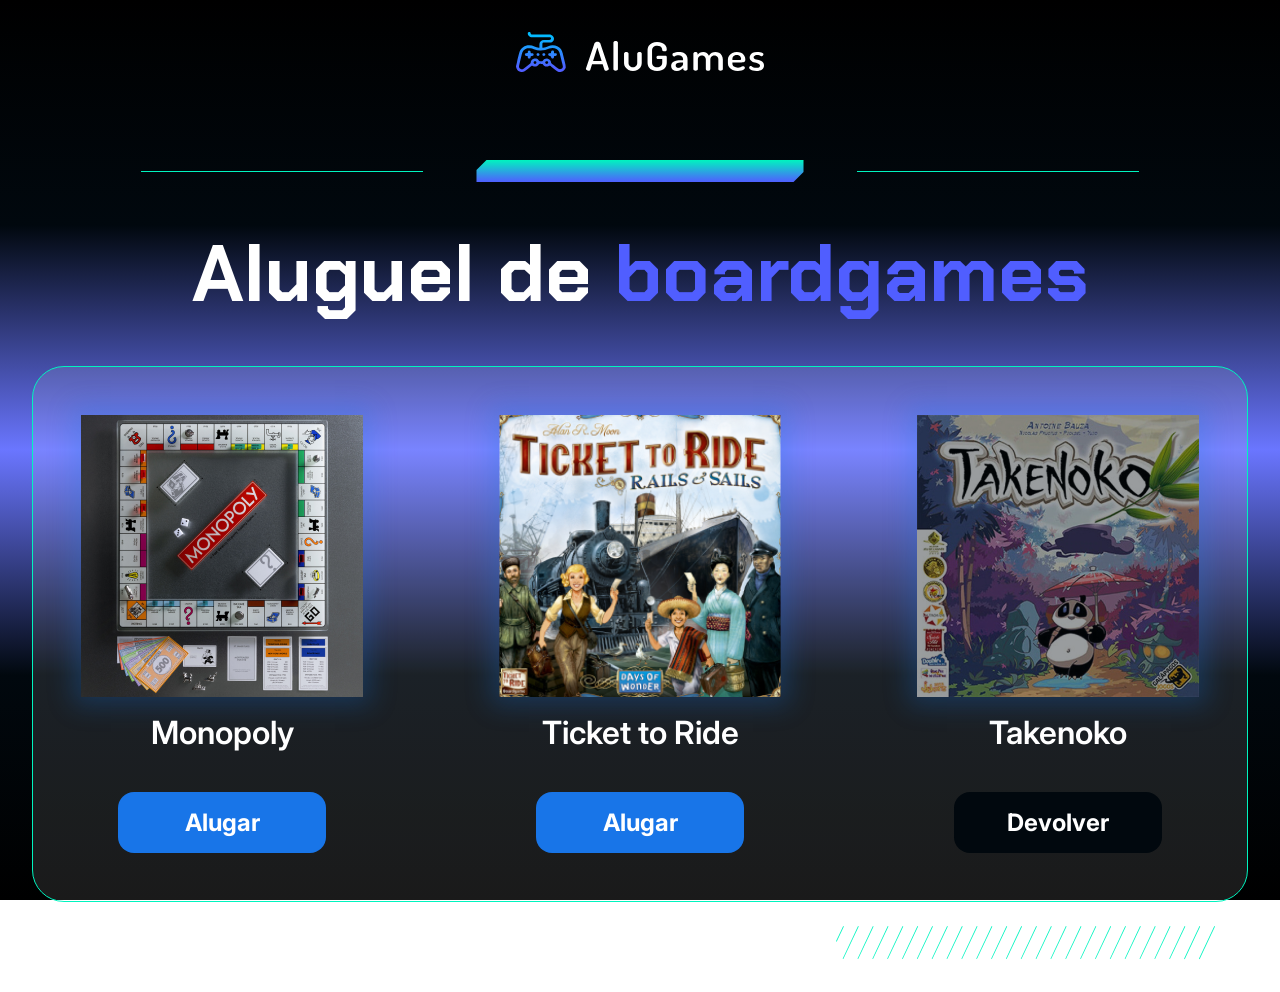
<file: projetos-integrados/game-rental/index.html>
<!DOCTYPE html>
<html lang="en">

<head>
    <meta charset="UTF-8">
    <meta name="viewport" content="width=device-width, initial-scale=1.0">
    <title>AluGames</title>
    <link rel="stylesheet" href="css/main.css">
</head>

<body class="body">
    <main class="container main">
        <img src="img/logo.svg" alt="Logo AluGames">
        <section class="divisor">
            <div class="divisor__line"></div>
            <img src="img/fade_bar.svg" alt="Visual bar" class="divisor__bar">
            <div class="divisor__line"></div>
        </section>
        <h1 class="page-title">Aluguel de <span class="page-title__emphasis">boardgames</span></h1>
        <section class="dashboard">
            <ul class="dashboard__items">
                <li class="dashboard__items__item" id="game-1">
                    <div class="dashboard__item__img">
                        <img src="img/monopoly.png" alt="Capa jogo Monopoly">
                    </div>
                    <p class="dashboard__item__name">Monopoly</p>
                    <a onclick="alterarStatus(1)" href="#" class="dashboard__item__button">Alugar</a>
                </li>
                <li class="dashboard__items__item" id="game-2">
                    <div class="dashboard__item__img">
                        <img src="img/ticket_to_ride.png" alt="Capa jogo Ticket to Ride">
                    </div>
                    <p class="dashboard__item__name">Ticket to Ride</p>
                    <a onclick="alterarStatus(2)" href="#" class="dashboard__item__button">Alugar</a>
                </li>
                <li class="dashboard__items__item" id="game-3">
                    <div class="dashboard__item__img dashboard__item__img--rented">
                        <img src="img/takenoko.png" alt="Capa jogo Takenoko">
                    </div>
                    <p class="dashboard__item__name">Takenoko</p>
                    <a onclick="alterarStatus(3)" href="#" class="dashboard__item__button dashboard__item__button--return">Devolver</a>
                </li>
            </ul>
        </section>
        <img src="img/hachuras.svg" alt="Visual hachuras" class="hachuras">
    </main>

    <script src="js/app.js"></script>
</body>

</html>
</file>
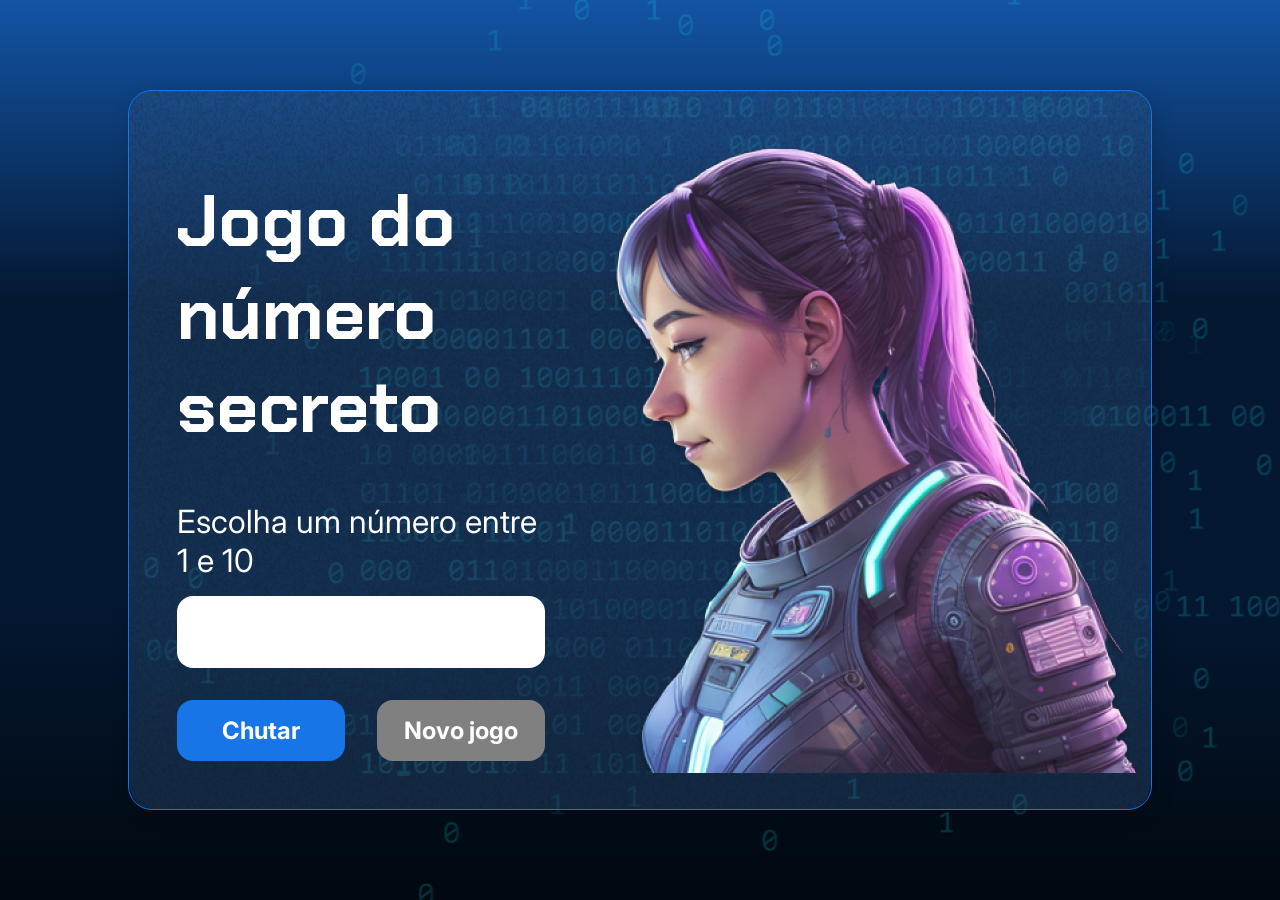
<file: projetos-integrados/numero-secreto-dom/index.html>
<!DOCTYPE html>
<html lang="pt-br">

<head>
    <meta charset="UTF-8">
    <meta name="viewport" content="width=device-width, initial-scale=1.0">
    <script src="https://code.responsivevoice.org/responsivevoice.js"></script>
    <link rel="preconnect" href="https://fonts.googleapis.com">
    <link rel="preconnect" href="https://fonts.gstatic.com" crossorigin>
    <link href="https://fonts.googleapis.com/css2?family=Chakra+Petch:wght@700&family=Inter:wght@400;700&display=swap"
        rel="stylesheet">
    <link rel="stylesheet" href="style.css">
    <title>JS Game</title>
</head>

<body>

    <div class="container">
        <div class="container__conteudo">
            <div class="container__informacoes">
                <div class="container__texto">
                    <h1></h1>
                    <p class="texto__paragrafo"></p>
                </div>
                <input type="number" min="1" max="10" class="container__input">
                <div class="chute container__botoes">
                    <button onclick="verificarChute()" class="container__botao">Chutar</button>
                    <button onclick="reiniciarJogo()" id="reiniciar" class="container__botao" disabled>Novo jogo</button>
                </div>
            </div>
            <img src="./img/ia.png" alt="Uma pessoa olhando para a esquerda" class="container__imagem-pessoa" />
        </div>
    </div>




    <script src="app.js" defer></script>
</body>

</html>
</file>
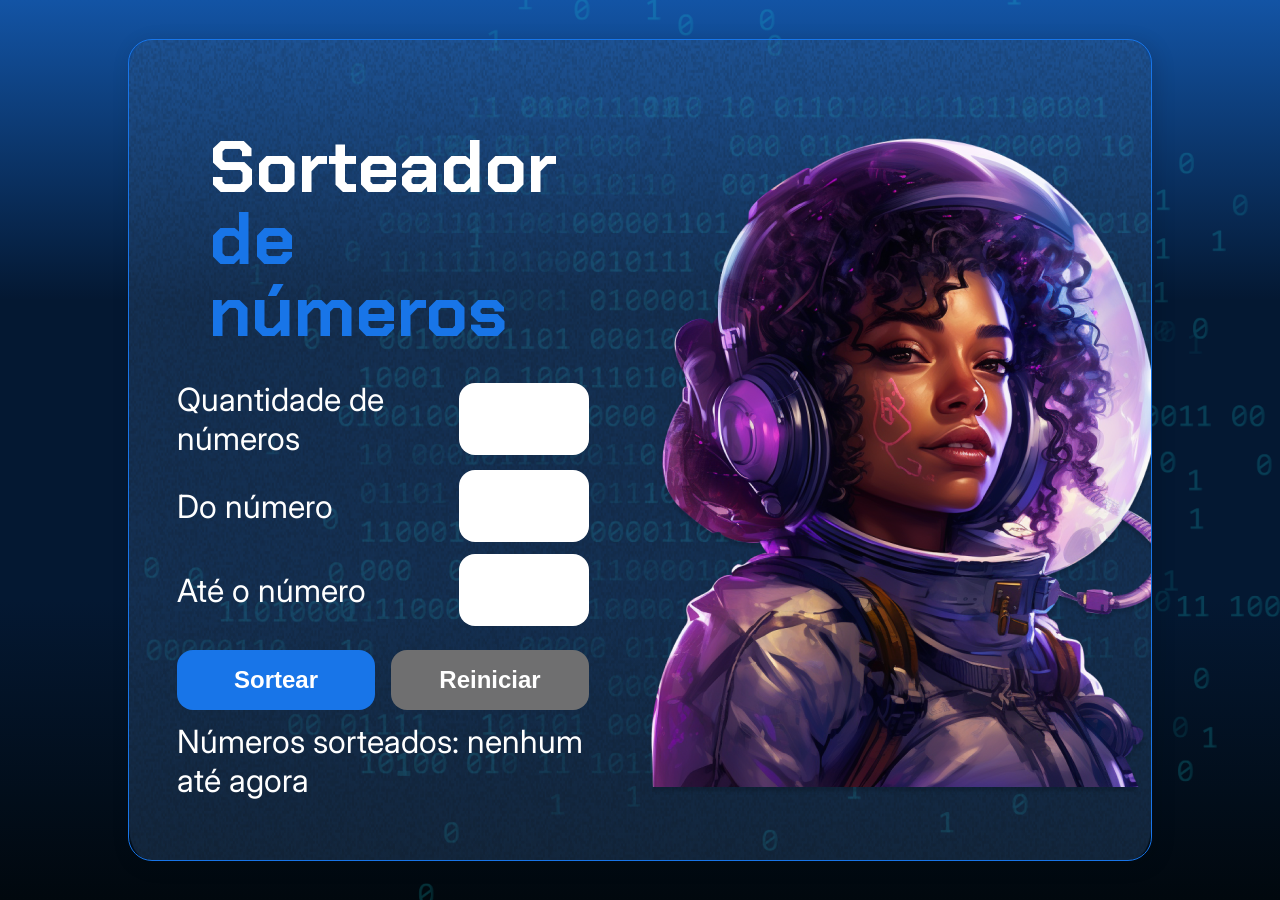
<file: projetos-integrados/sorteador-numeros/index.html>
<!DOCTYPE html>
<html lang="pt-br">

<head>
    <meta charset="UTF-8">
    <meta name="viewport" content="width=device-width, initial-scale=1.0">
    <link rel="preconnect" href="https://fonts.googleapis.com">
    <link rel="preconnect" href="https://fonts.gstatic.com" crossorigin>
    <link href="https://fonts.googleapis.com/css2?family=Chakra+Petch:wght@700&family=Inter:wght@400;700&display=swap" rel="stylesheet">
    <link rel="stylesheet" href="style.css">
    <title>Sorteador de números</title>
</head>

<body>
    <div class="container">
        <div class="container__conteudo">
            <div class="container__informacoes">
                <div class="container__texto">
                    <h1>Sorteador<span class="container__texto-azul"> de números</span></h1>

                    <div class="container__campo">
                        <label class="texto__paragrafo">Quantidade de números</label>
                        <input class="container__input" id="quantidade" type="number" min="1">
                    </div>
                    
                    <div class="container__campo">
                        <label class="texto__paragrafo">Do número</label>
                        <input class="container__input" id="de" type="number" min="1">
                    </div>
                    
                    <div class="container__campo">
                        <label class="texto__paragrafo">Até o número</label>
                        <input class="container__input" id="ate" type="number" min="1">
                    </div>
                </div>
                
                <div class="chute container__botoes">
                    <button onclick="sortear()" id="btn-sortear" class="container__botao">Sortear</button>
                    <button onclick="reiniciar()" id="btn-reiniciar" class="container__botao-desabilitado" >Reiniciar</button>
                </div>

                <div class="container__texto" id="resultado">
                    <label class="texto__paragrafo">Números sorteados:  nenhum até agora</label>
                </div>
            </div>

            <img src="./img/ia.png" alt="Uma pessoa com capacete de astronauta" class="container__imagem-pessoa" />
        </div>
    </div>

    <script src="app.js" defer></script>
</body>

</html>
</file>
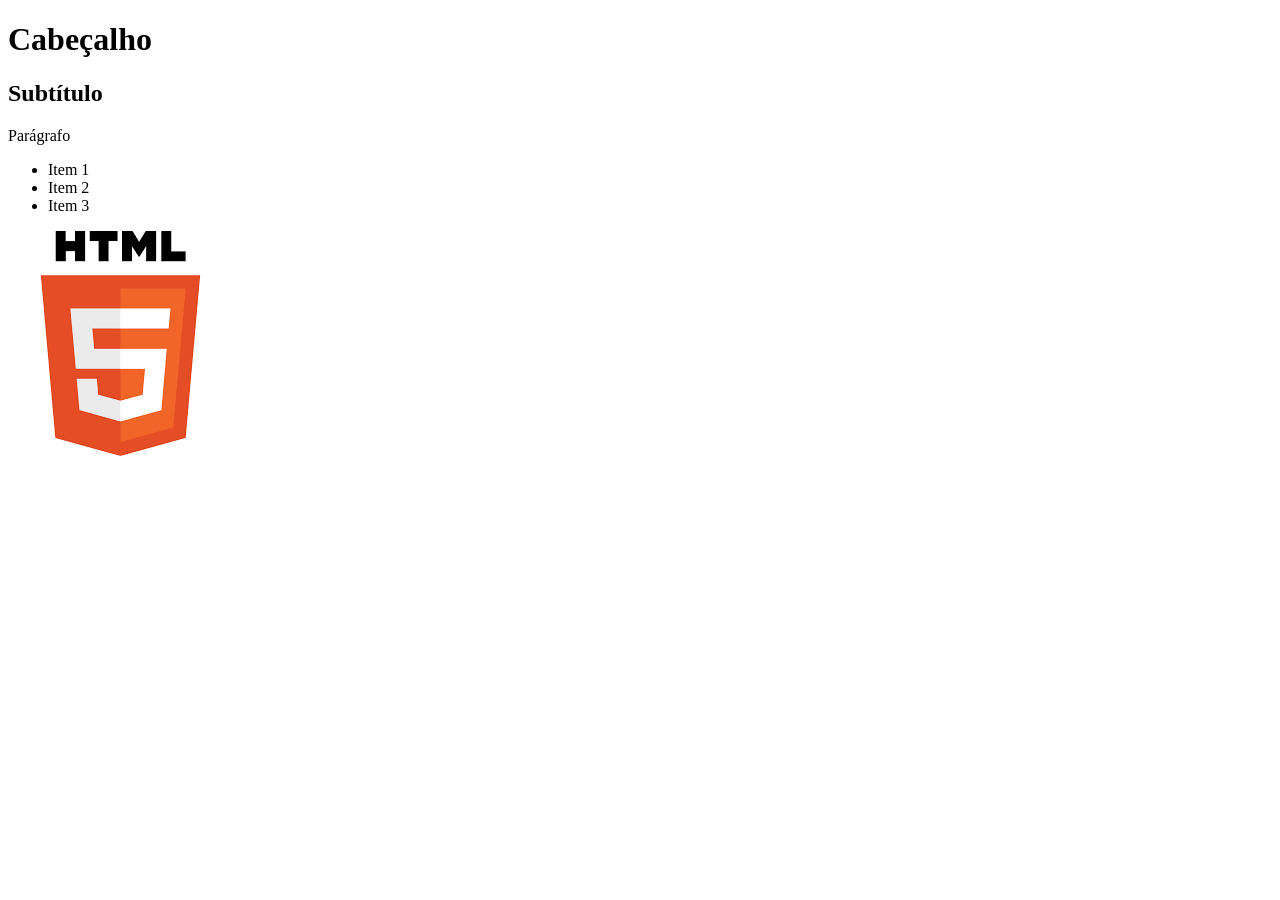
<file: html/exercicios-pequenos/exercise-01.html>
<!--###############################################################################
 1) Construindo a estrutura básica do HTML
Você acabou de iniciar um estágio em uma empresa de desenvolvimento web e sua primeira
tarefa é criar um documento HTML básico para um novo projeto. O objetivo é construir 
a estrutura fundamental de um arquivo HTML, incluindo as tags essenciais: 
<!DOCTYPE html>, <html>, <head>, e <body>. Além disso, dentro da tag <head>, 
adicione uma tag <title> com um título de sua escolha para a página. Lembre-se 
de seguir as práticas de indentação corretas para manter o código organizado.

2) Adicionando conteúdo ao HTML
Agora que a estrutura básica do seu documento HTML está pronta, seu supervisor pediu
para adicionar um cabeçalho e um parágrafo ao corpo do documento. Use as tags <h1> 
para o cabeçalho e <p> para o parágrafo. Escolha um tema para o cabeçalho e escreva 
um breve parágrafo relacionado a esse tema.

3) Trabalhando com meta tags e título
Você precisa otimizar a seção <head> da página HTML existente. Adicione uma meta tag 
para definir a codificação de caracteres como UTF-8 e altere o título da página para 
algo mais descritivo e apropriado para o conteúdo do site.

4) Organizando conteúdo com tags HTML
Você está desenvolvendo a página inicial de um site para um projeto pessoal. Você 
precisa criar um título principal e um subtítulo, seguidos por um breve parágrafo 
explicativo. Utilize HTML para estruturar esses elementos. Crie um arquivo HTML e 
adicione um título principal com a tag <h1>, um subtítulo com a tag <h2>, e um 
parágrafo com a tag <p>. Use textos de sua escolha para cada um destes. 
Lembre-se de seguir a hierarquia correta das tags e verificar o resultado no navegador.

5) Adicionando imagens com acessibilidade
Neste desafio, você vai adicionar uma imagem ao seu projeto de site pessoal. Escolha 
uma imagem de sua preferência (pode ser um logo ou uma foto relacionada ao tema do 
site). Utilize a tag <img> para inserir a imagem no corpo do documento HTML, e não 
se esqueça de incluir o atributo alt para descrever a imagem, melhorando a 
acessibilidade do site. Verifique o resultado no navegador.

6) Listando Itens em HTML
Agora, adicione uma lista de itens ao seu site. Esta lista pode ser de características 
do projeto, etapas de desenvolvimento, ou qualquer outra informação relevante. 
Utilize a tag <ul> para uma lista não ordenada ou <ol> para uma lista ordenada, 
e <li>para cada item da lista. Verifique o layout no navegador após a inserção.

7) Explorando o impacto do DOCTYPE no HTML
A sua tarefa é explorar o impacto da declaração <!DOCTYPE html> em um documento HTML. 
Crie um arquivo HTML básico com a estrutura apresentada no relato, incluindo 
elementos como <head>, <title>, <body>, <h1>, <p>, e <img>. Primeiro, visualize a 
página com a declaração <!DOCTYPE html>. Em seguida, remova a declaração e 
visualize novamente. Use a ferramenta de inspeção do navegador para explorar as 
diferenças no modo de renderização da página, focando na presença ou ausência 
do "Modo Quirks". 
###############################################################################-->
<!DOCTYPE html>
<html>
    <head>
        <meta charset="UTF-8"> 
        <title>Título</title>
    </head>
    <body>
        <h1>Cabeçalho</h1>
        <h2>Subtítulo</h2>
        <p>Parágrafo</p>
        <ul>
            <li>Item 1</li>
            <li>Item 2</li>
            <li>Item 3</li>
        </ul>

        <img src="first-HTML-image.png" alt="Logo do HTML 5">
    </body>
</html>
</file>
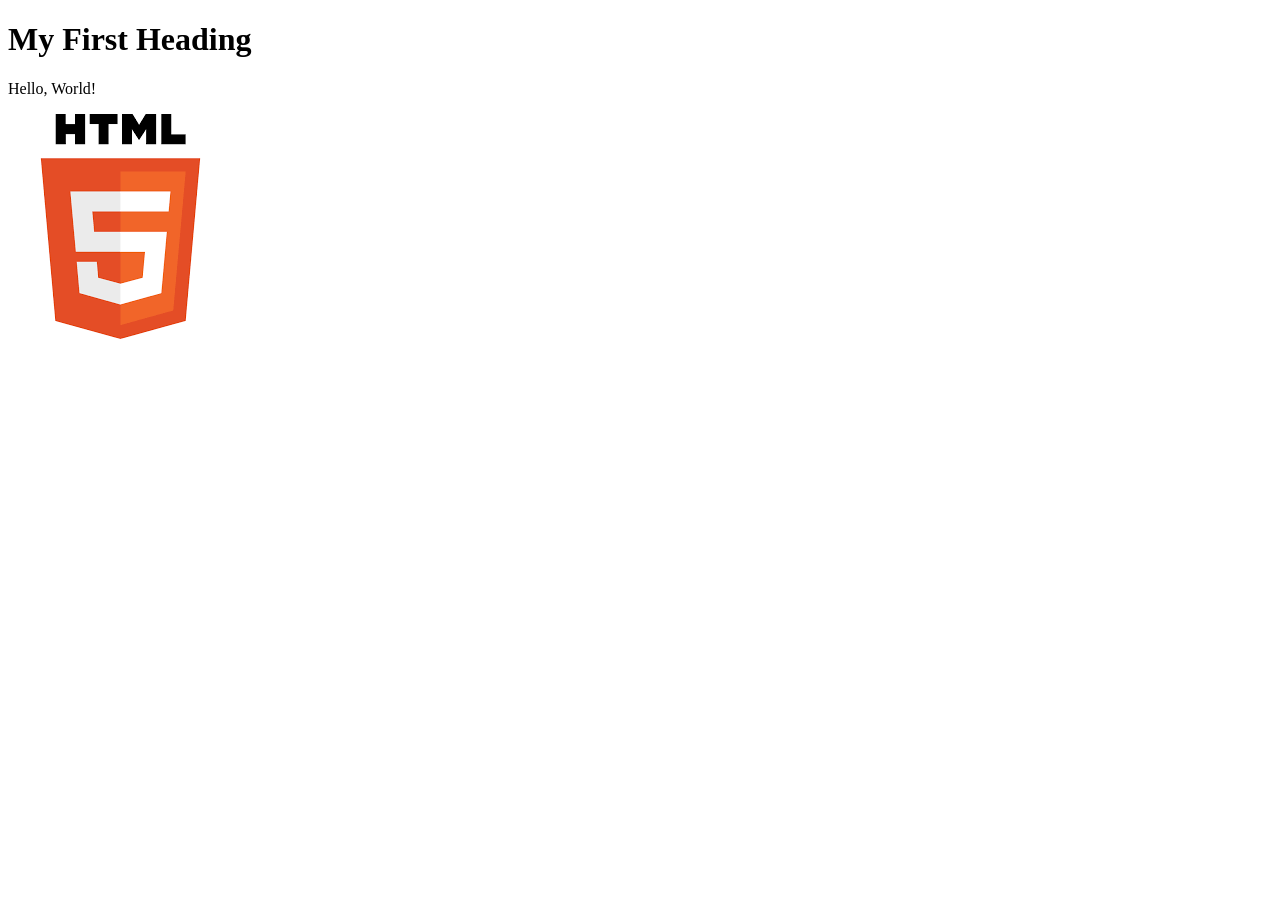
<file: html/exercicios-pequenos/firts.html>
<!DOCTYPE html>
<html>
    <head>
        <title>First html program</title>
    </head>
    <body>
        <h1>My First Heading</h1>
        <p>Hello, World!</p>
        <img src="first-HTML-image.png" alt="Logo do HTML 5">
    </body>
</html>
</file>
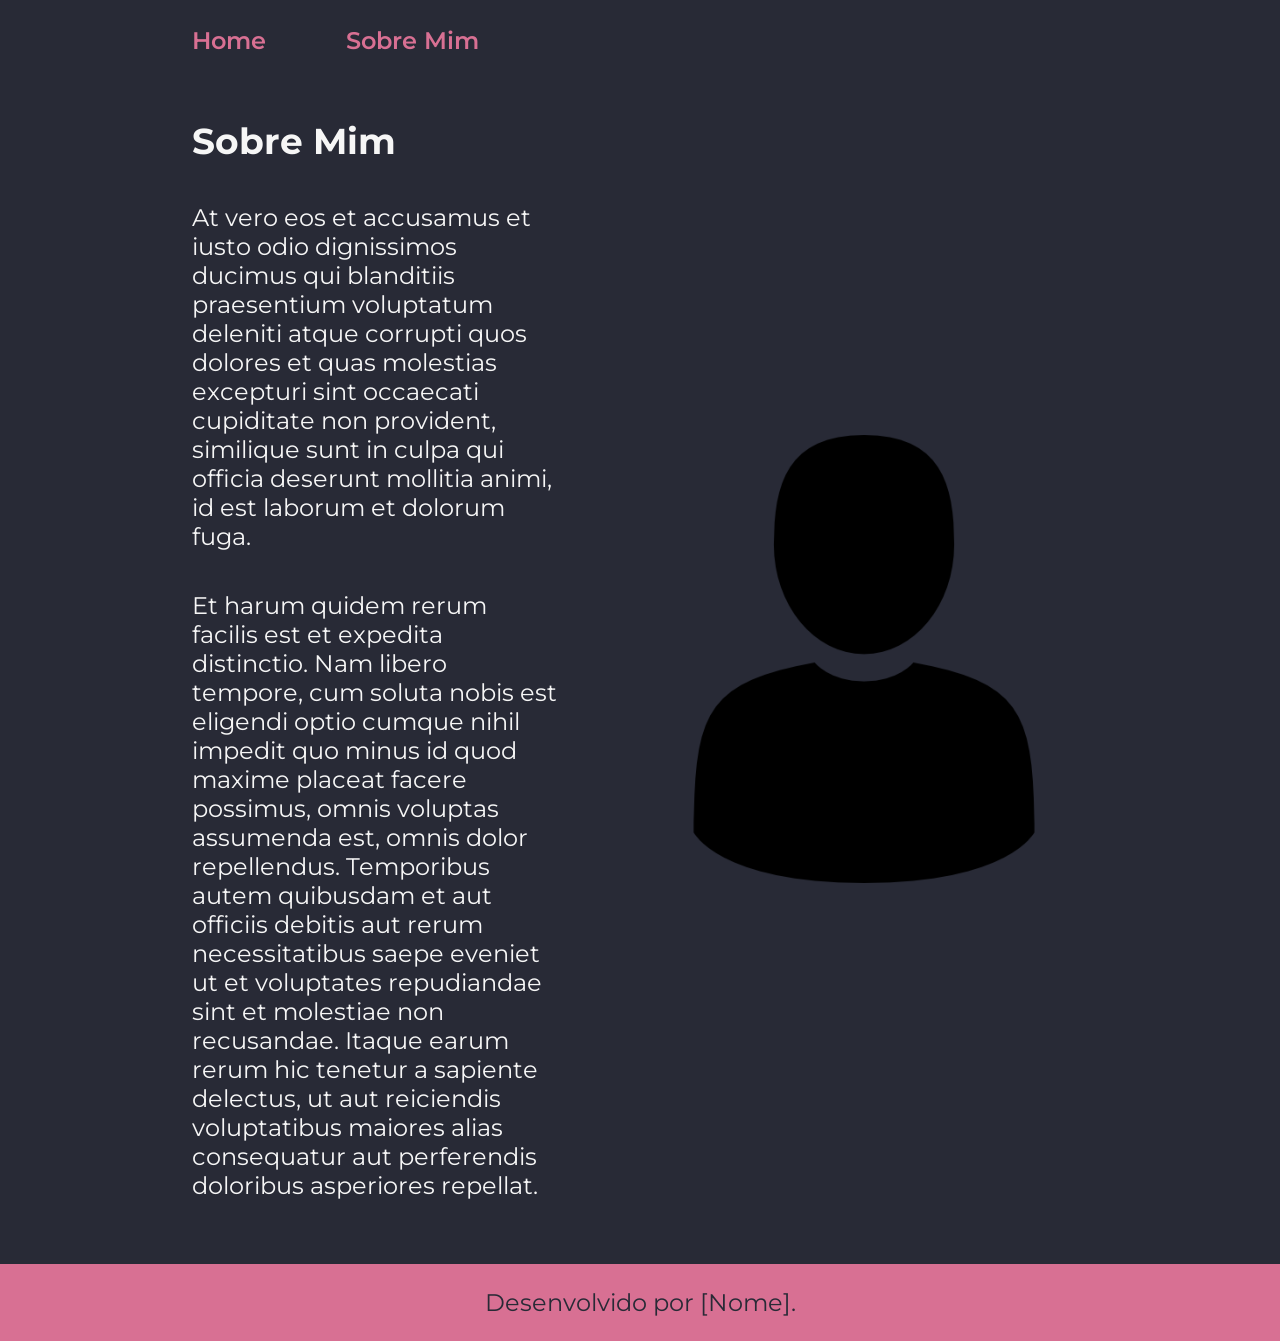
<file: projetos-integrados/modelo-portifolio/about.html>
<!DOCTYPE html>
<html lang="pt-br">
<head>
    <meta charset="UTF-8">
    <meta name="viewport" content="width=device-width, initial-scale=1.0">
    <title>Sobre Mim</title>
    <link rel="stylesheet" href="./styles/style.css">
</head>
<body>
    <header class="cabecalho">
        <nav class="cabecalho__menu">
            <a class="cabecalho__menu__link" href="portifolio.html">Home</a>
            <a class="cabecalho__menu__link" href="about.html">Sobre Mim</a>
        </nav>
    </header>

    <main class="apresentacao">
        <section class="apresentacao__conteudo">
            <h1 class="apresentacao__conteudo__titulo">Sobre Mim</h1>
            <p class="presentacao__conteudo__paragrafo">At vero eos et accusamus et iusto odio dignissimos ducimus qui blanditiis praesentium voluptatum deleniti atque corrupti quos dolores et quas molestias excepturi sint occaecati cupiditate non provident, similique sunt in culpa qui officia deserunt mollitia animi, id est laborum et dolorum fuga.</p>
            <p class="presentacao__conteudo__paragrafo">Et harum quidem rerum facilis est et expedita distinctio. Nam libero tempore, cum soluta nobis est eligendi optio cumque nihil impedit quo minus id quod maxime placeat facere possimus, omnis voluptas assumenda est, omnis dolor repellendus. Temporibus autem quibusdam et aut officiis debitis aut rerum necessitatibus saepe eveniet ut et voluptates repudiandae sint et molestiae non recusandae. Itaque earum rerum hic tenetur a sapiente delectus, ut aut reiciendis voluptatibus maiores alias consequatur aut perferendis doloribus asperiores repellat.</p>
        </section>
        <img class="apresentacao__imagem" src="./assets/imagem_portifolio.png" alt="Foto de [Seu nome] programando">
    </main>

    <footer class="rodape">
        <p>Desenvolvido por [Nome].</p>
    </footer>
</body>
</html>
</file>
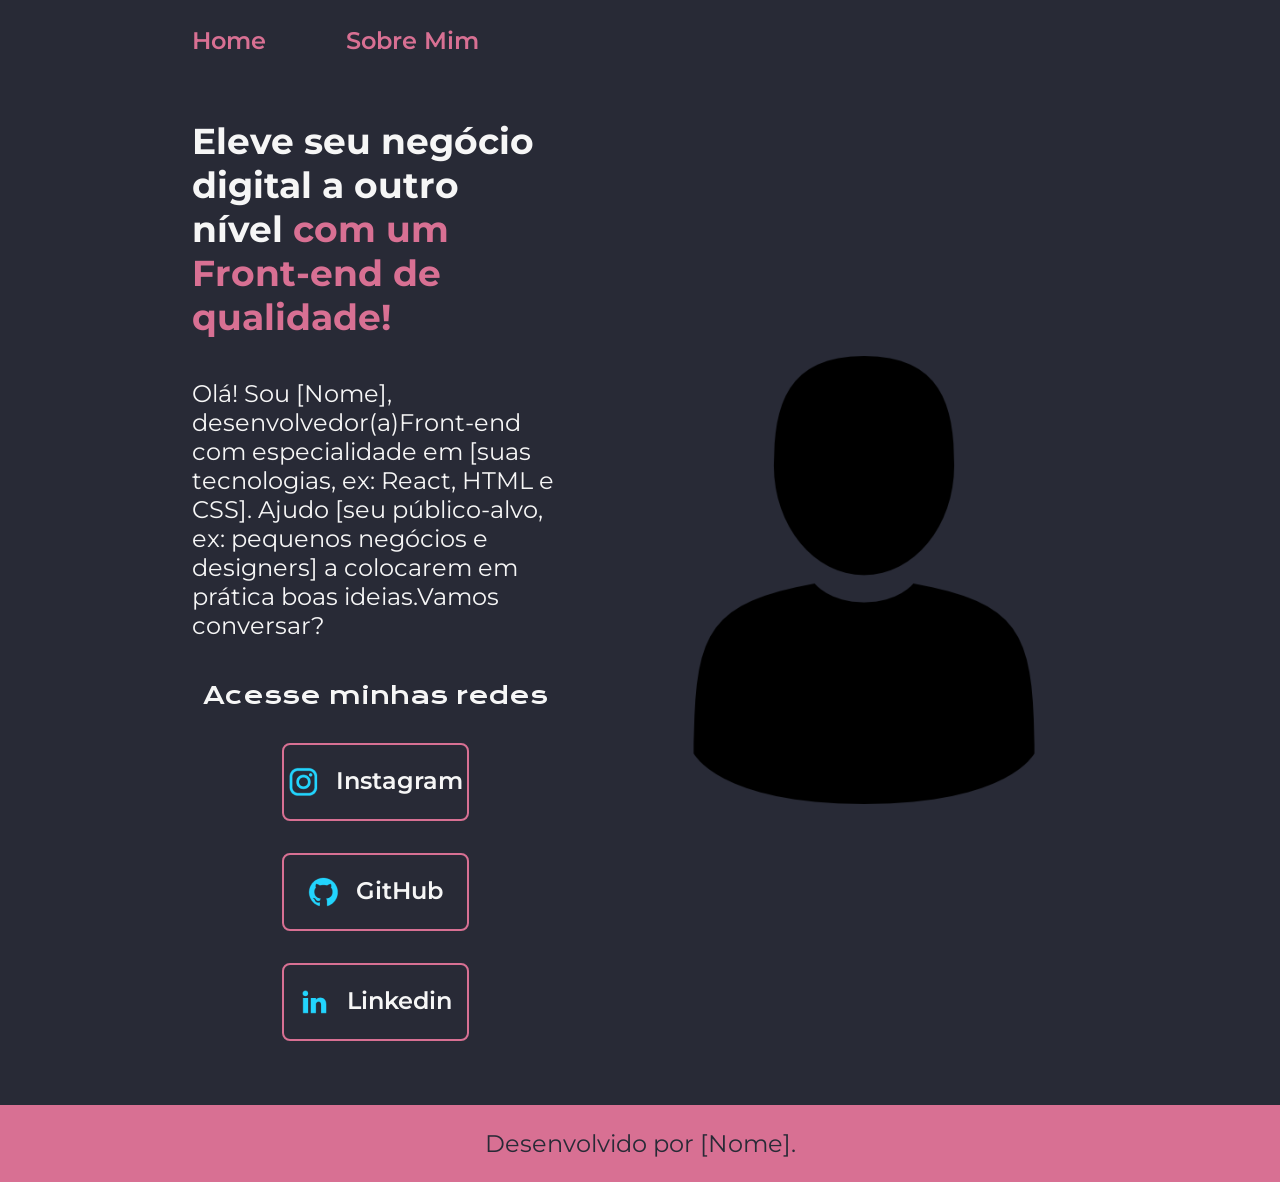
<file: projetos-integrados/modelo-portifolio/portifolio.html>
<!DOCTYPE html>
<html lang="pt-br">
<head>
    <meta charset="UTF-8">
    <meta name="viewport" content="width=device-width, initial-scale=1.0">
    <title>Portfólio</title>
    <link rel="stylesheet" href="./styles/style.css">
</head>
<body> 
    <header class="cabecalho">
        <nav class="cabecalho__menu">
            <a class="cabecalho__menu__link" href="portifolio.html">Home</a>
            <a class="cabecalho__menu__link" href="about.html">Sobre Mim</a>
        </nav>
    </header>
    <main class="apresentacao">
        <section class="apresentacao__conteudo">
            <h1 class="apresentacao__conteudo__titulo">Eleve seu negócio digital a outro nível <strong class="titulo-destaque">com um Front-end de qualidade!</strong></h1>  
            <p class="presentacao__conteudo__paragrafo">Olá! Sou [Nome], desenvolvedor(a)Front-end com especialidade em [suas tecnologias, ex: React, HTML e CSS]. Ajudo [seu público-alvo, ex: pequenos negócios e designers] a colocarem em prática boas ideias.Vamos conversar?</p>
            <div class="apresentacao__links">
                <h2 class="apresentacao__links__subtitulo">Acesse minhas redes </h2>
                <a class="apresentacao__links__navegacao" href="https://instagram.com/usuario">
                    <img src="./assets/instagram.png" alt="icone do instagram">
                    Instagram
                </a>
                <a class="apresentacao__links__navegacao" href="https://github.com/usuario">
                    <img src="./assets/github.png" alt="icone do github">
                    GitHub
                </a>
                <a class="apresentacao__links__navegacao" href="https://br.linkedin.com/usuario">
                    <img src="./assets/linkedin.png" alt="icone do linkedin">
                    Linkedin
                </a>
            </div>
        </section>    
        <img class="apresentacao__imagem" src="./assets/imagem_portifolio.png" alt="Foto de [Seu nome] programando">
    </main>
    <footer class="rodape">
        <p>Desenvolvido por [Nome].</p>
    </footer>
</body>
</html>
</file>
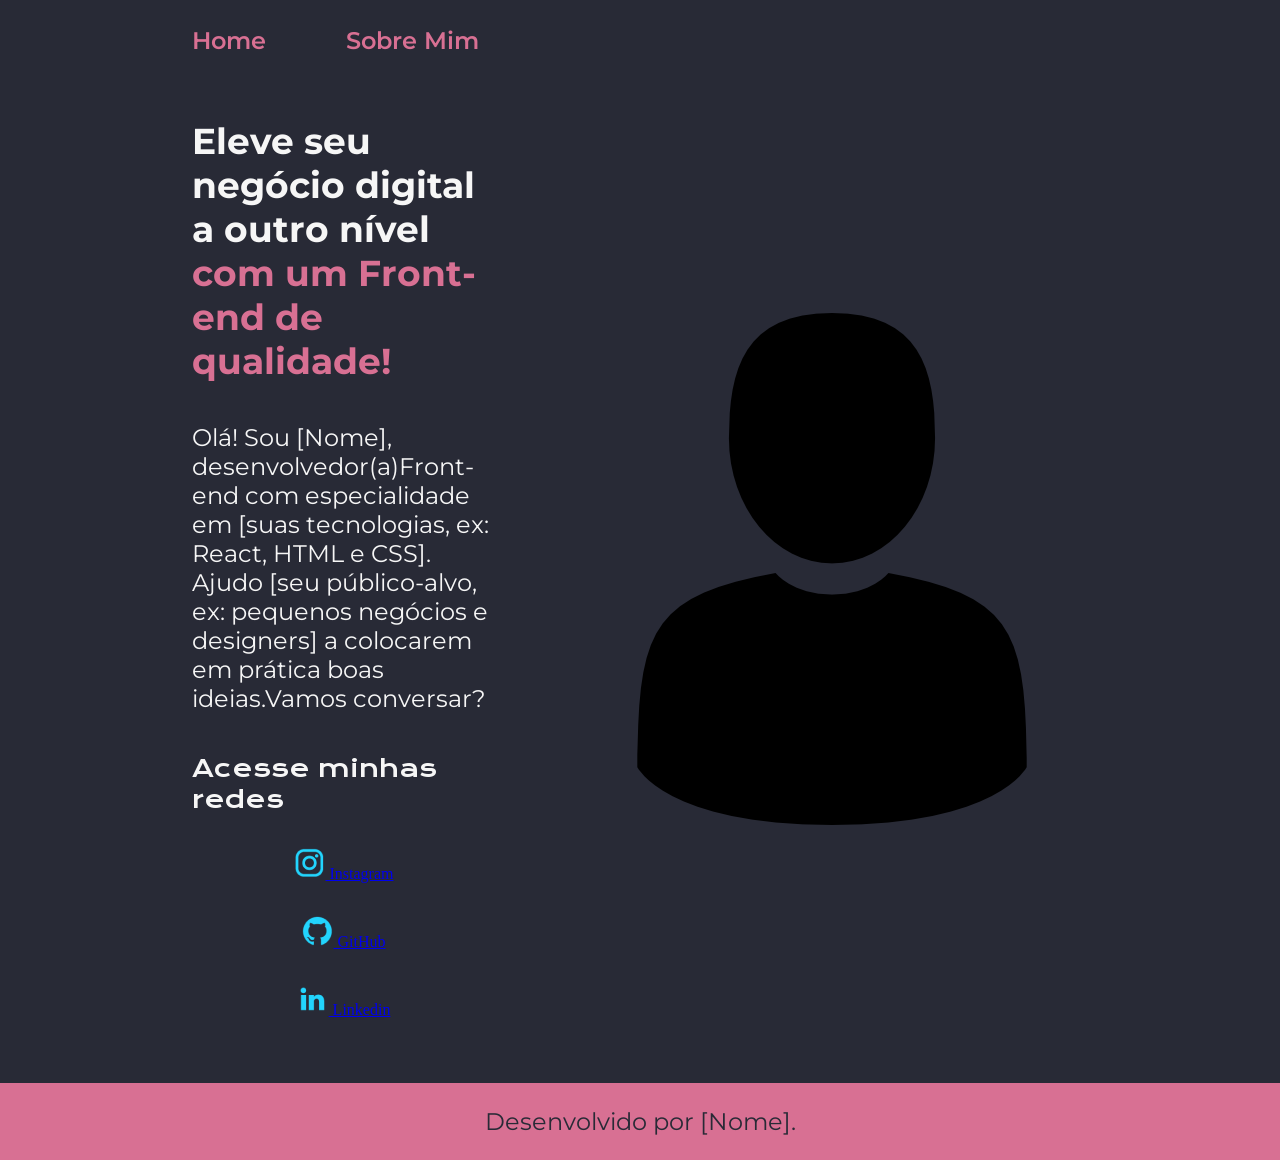
<file: projetos-integrados/modelo-portifolio/protifolio.html>
<!DOCTYPE html>
<html lang="pt-br">
<head>
    <meta charset="UTF-8">
    <meta name="viewport" content="width=device-width, initial-scale=1.0">
    <title>Portfólio</title>
    <link rel="stylesheet" href="./styles/style.css">
</head>
<body> 
    <header class="cabecalho">
        <nav class="cabecalho__menu">
            <a class="cabecalho__menu__link" href="portifolio.html">Home</a>
            <a class="cabecalho__menu__link" href="about.html">Sobre Mim</a>
        </nav>
    </header>
    <main class="apresentacao">
        <section class="apresentacao__conteudo">
            <h1 class="apresentacao__conteudo__titulo">Eleve seu negócio digital a outro nível <strong class="titulo-destaque">com um Front-end de qualidade!</strong></h1>  
            <p class="presentacao__conteudo__paragrafo">Olá! Sou [Nome], desenvolvedor(a)Front-end com especialidade em [suas tecnologias, ex: React, HTML e CSS]. Ajudo [seu público-alvo, ex: pequenos negócios e designers] a colocarem em prática boas ideias.Vamos conversar?</p>
            <div class="apresentacao__links">
                <h2 class="apresentacao__links__subtitulo">Acesse minhas redes </h2>
                <a class="apresentacao__links__link" href="https://instagram.com/usuario">
                    <img src="./assets/instagram.png" alt="icone do instagram">
                    Instagram
                </a>
                <a class="apresentacao__links__link" href="https://github.com/usuario">
                    <img src="./assets/github.png" alt="icone do github">
                    GitHub
                </a>
                <a class="apresentacao__links__link" href="https://br.linkedin.com/usuario">
                    <img src="./assets/linkedin.png" alt="icone do linkedin">
                    Linkedin
                </a>
            </div>
        </section>    
        <img src="./assets/imagem_portifolio.png" alt="Foto de [Seu nome] programando">
    </main>
    <footer class="rodape">
        <p>Desenvolvido por [Nome].</p>
    </footer>
</body>
</html>
</file>
<file: projetos-integrados/game-rental/css/main.css>
@import url(_reset.css);
@import url('https://fonts.googleapis.com/css2?family=Chakra+Petch:wght@700&family=Inter:wght@600;700&display=swap');

.body {
    color: #FFFFFF;

    min-height: 100vh;

    background: rgb(0, 0, 0);
    background: linear-gradient(to bottom, rgba(0, 0, 0, 1) 0%, rgba(1, 8, 14, 1) 25%, rgba(80, 94, 255, 0.85) 50%, rgba(1, 8, 14, 1) 75%, rgba(0, 0, 0, 1) 100%);
    background-repeat: no-repeat;
    background-attachment: fixed;

    display: flex;
    flex-direction: column;
    justify-content: center;

    padding: 2rem;
}

@media screen and (min-width: 1440px) {
    .body {
        padding: 2rem calc((100vw - 1086px)/2);
    }
}

.main {
    display: flex;
    flex-direction: column;
    align-items: center;
}

.divisor {
    display: flex;
    gap: 53px;
    align-items: center;

    margin: 88px 0px 40px;
}

.divisor__line {
    height: 1px;
    width: 282px;
    background-color: #00F4BF;
}

.page-title {
    font-family: 'Chakra Petch', sans-serif;
    font-weight: 700;
    font-size: 5rem;

    margin-bottom: 2.5rem;
}

.page-title__emphasis {
    color: #505EFF;
}

.dashboard {
    background-color: rgba(255, 255, 255, 0.1);

    border-radius: 2rem;
    border-width: 1px;
    border-style: solid;
    border-color: #00F4BF;

    padding: 3rem;
    width: 100%;
}

.dashboard__items {
    display: flex;
    justify-content: space-between;
}

.dashboard__items__item {
    display: flex;
    flex-direction: column;
    align-items: center;
    justify-content: flex-start;

    font-family: 'Inter', sans-serif;
}

.dashboard__item__img {
    box-shadow: 0px 0px 24px 8px rgba(24, 118, 232, 0.25);

    margin-bottom: 1rem;
}

.dashboard__item__img--rented {
    position: relative;
}

.dashboard__item__img--rented::after {
    content: "";
    display: block;
    width: 100%;
    height: 100%;

    position: absolute;
    top: 0;
    
    background-color: rgba(1, 8, 14, 0.4);
}

.dashboard__item__name {
    font-weight: 600;
    font-size: 2rem;

    margin-bottom: 2.5rem;
}

.dashboard__item__button {
    display: flex;
    justify-content: center;

    font-weight: 700;
    font-size: 1.5rem;

    padding: 1rem 1.5rem;
    min-width: 13rem;

    border-radius: 1rem;

    background-color: #1875E8;
}

.dashboard__item__button--return {
    background-color: #01080E;
}

.hachuras {
    margin-top: 1.5rem;
    margin-right: 33px;
    align-self: flex-end;
}
</file>
<file: projetos-integrados/numero-secreto-dom/style.css>
* {
    box-sizing: border-box;
    margin: 0;
    padding: 0;
    color: white;
}

body {
    background: linear-gradient(#1354A5 0%, #041832 33.33%, #041832 66.67%, #01080E 100%);
    height: 100vh;
    display: flex;
    align-items: center;
    justify-content: center;
}


body::before {
    background-image: url("img/code.png");
    background-repeat: no-repeat;
    background-position: right;
    content: "";
    display: block;
    position: absolute;
    width: 100%;
    height: 100%;
    opacity: 0.4;
}

.container {
    width: 80%;
    height: 80%;
    display: flex;
    align-items: center;
    justify-content: space-between;
    border-radius: 24px;
    border: 1px solid #1875E8;
    box-shadow: 4px 4px 20px 0px rgba(1, 8, 14, 0.15);
    background-image: url("img/Ruido.png");
    background-size: 100% 100%;
    position: relative;
}


.container__conteudo {
    display: flex;
    align-items: center;
    position: absolute;
    bottom: 0;
}

.container__informacoes {
    flex: 1;
    padding: 3rem;
}

.container__botao {
    border-radius: 16px;
    background: #1875E8;
    padding: 16px 24px;
    width: 100%;
    font-size: 24px;
    font-weight: 700;
    border: none;
    margin-top: 2rem;
}

.container__texto {
    margin: 16px 0 16px 0;
}

.container__texto-azul {
    color: #1875E8;
}

.container__input {
    width: 100%;
    height: 72px;
    border-radius: 16px;
    background-color: #FFF;
    border: none;
    color: #1875E8;
    padding: 2rem;
    font-size: 24px;
    font-weight: 700;
    font-family: 'Inter', sans-serif;
}

.container__botoes {
    display: flex;
    gap: 2em;
}

h1 {
    font-family: 'Chakra Petch', sans-serif;
    font-size: 72px;
    padding-bottom: 3rem;
}

p,
button {
    font-family: 'Inter', sans-serif;
}

.texto__paragrafo {
    font-size: 32px;
    font-weight: 400;
}

button:disabled {
    background-color: gray;
}

@media screen and (max-width: 1250px) {

    h1 {
        font-size: 50px;
    }

    .container__botao {
        font-size: 16px;
    }


    .texto__paragrafo {
        font-size: 24px;
    }

    .container__imagem-pessoa {
        display: none;
    }

    .container__conteudo {
        display: block;
        position: inherit;
    }

    .container__informacoes {
        padding: 1rem
    }
}
</file>
<file: projetos-integrados/sorteador-numeros/style.css>
* {
    box-sizing: border-box;
    margin: 0;
    padding: 0;
    color: white;
}

body {
    background: linear-gradient(#1354A5 0%, #041832 33.33%, #041832 66.67%, #01080E 100%);
    height: 100vh;
    display: flex;
    align-items: center;
    justify-content: center;
}

body::before {
    background-image: url("img/code.png");
    background-repeat: no-repeat;
    background-position: right;
    content: "";
    display: block;
    position: absolute;
    width: 100%;
    height: 100%;
    opacity: 0.4;
}

.container {
    width: 80%;
    min-height: 50vh;
    display: flex;
    align-items: center;
    justify-content: space-between;
    border-radius: 24px;
    border: 1px solid #1875E8;
    box-shadow: 4px 4px 20px 0px rgba(1, 8, 14, 0.15);
    background-image: url("img/Ruido.png");
    background-size: 100% 100%;
    position: relative;
    overflow: hidden;
}

.container__conteudo {
    display: flex;
    align-items: center;
    position: relative;
    width: 100%;
}

.container__informacoes {
    flex: 1;
    padding: 3rem;
}

.container__texto {
    margin: 12px 0;
    display: flex;
    flex-direction: column;
}

.container__texto-azul {
    color: #1875E8;
    display: block;

}

.container__campo {
    display: flex;
    align-items: center;
    justify-content: space-between;
    margin-bottom: 12px;
}

.container__input {
    width: 130px;
    height: 72px;
    border-radius: 16px;
    background-color: #FFF;
    border: none;
    color: #1875E8;
    padding: 2rem;
    font-size: 24px;
    font-weight: 700;
    font-family: 'Inter', sans-serif;
}

.container__botoes {
    display: flex;
    flex-direction: row;
    gap: 1em;
}

.container__botao {
    border-radius: 16px;
    background: #1875E8;
    padding: 16px 24px;
    font-size: 24px;
    width: 100%;
    font-weight: 700;
    border: none;
    cursor: pointer;
}

.container__botao-desabilitado {
    border-radius: 16px;
    background: #6f6f70;
    padding: 16px 24px;
    font-size: 24px;
    width: 100%;
    font-weight: 700;
    border: none;
    cursor: not-allowed;
}

h1 {
    font-family: 'Chakra Petch', sans-serif;
    font-size: 72px;
    font-style: normal;
    font-weight: 700;
    line-height: 100%;
    padding: 2rem;
}

.texto__paragrafo {
    color: #FFF;
    font-family: 'Inter';
    font-size: 32px;
    font-style: normal;
    font-weight: 400;
    line-height: normal;
}

.container__imagem-pessoa {
    max-width: 100%;
    height: auto;
    margin-top: 2rem;
}

button:disabled {
    background-color: gray;
}

@media screen and (max-width: 1250px) {
    .container__imagem-pessoa {
        display: none;
    }

    h1 {
        font-size: 50px;
    }
}
</file>
<file: projetos-integrados/modelo-portifolio/styles/style.css>
@import url('https://fonts.googleapis.com/css2?family=Krona+One&family=Montserrat&display=swap');

:root {
    --cor-primaria: #282A36;
    --cor-secundaria: #F6F6F6;
    --cor-terciaria: #d87093;
    --cor-hover: #404257f9;

    --fonte-primaria: 'Krona One', sans-serif;
    --fonte-secundaria:'Montserrat', sans-serif;
}

* {
    margin: 0;
    padding: 0;
}

body {
    /*height: 100vh; */             /*tirando para pegar todo o conteudo da página*/
    box-sizing: border-box;         /*encaixa os filhos dentro do pai*/
    background-color: var(--cor-primaria);
    color: var(--cor-secundaria);
}

.cabecalho {
    padding: 2% 0% 0% 15%;/*padding com 4 valores: 1°:lado superir 2°:'direito 3°:'inferior 4°:'esquerdo*/
}

.cabecalho__menu {
    display: flex;
    gap: 80px;
}

.cabecalho__menu__link {
    font-family: var(--fonte-secundaria);
    font-size: 24px;
    font-weight: 600;
    color: var(--cor-terciaria);
    text-decoration: none;
}

.apresentacao {
    padding: 5% 15%;
    display: flex;                 /*deixa tudo na mesma linha */
    align-items: center;            /*pega o elemento de maior altura e e usa ele como base para definir o centro*/
    justify-content: space-between;
    gap: 82px;
}

.apresentacao__conteudo {
    width: 50%;
    display: flex;
    flex-direction: column;
    gap: 40px;                      /*espaçamento*/
}

.apresentacao__conteudo__titulo {
    font-size: 2.25rem;
    font-family: var(--fonte-secundaria);
}

.titulo-destaque {
    color: var(--cor-terciaria);
}

.presentacao__conteudo__paragrafo {
    font-size: 1.5rem;
    font-family: var(--fonte-secundaria);
}

.apresentacao__links {
    display: flex;
    flex-direction: column;
    align-items: center;
    gap: 32px;
    justify-content: space-between;
}

.apresentacao__links__subtitulo {
    font-family:var(--fonte-primaria);
    font-weight: 400;
    font-size: 1.5rem;
}

.apresentacao__links__navegacao {
    display: flex;
    justify-content: center;
    gap: 16px;
    border: 2px solid var(--cor-terciaria);
    width: 50%;
    text-align: center;               /*alinha o texto*/
    border-radius: 8px;
    font-size: 1.5rem;
    font-weight: 600;
    padding: 21px 0;                  /*dois valores de padding: primeiro valor para o eixo vertical, segundo é o horizontal*/
    text-decoration: none;
    color: var(--cor-secundaria);
    font-family: var(--fonte-secundaria);
}

.apresentacao__links__link:hover {
    background-color: var(--cor-hover);
}

.apresentacao__imagem {
    width: 50%;
}

.rodape {
    padding: 24px;
    color: #282A36;
    background-color: var(--cor-terciaria);
    text-align: center;
    font-family: var(--fonte-secundaria);
    font-size: 1.5rem;
    font-weight: 400;
}
@media (max-width: 1200px) {
    .cabecalho {
        padding: 10%;
    }

    .cabecalho__menu {
        justify-content: center;
    }

  .apresentacao {
    flex-direction: column-reverse;
    padding: 5%;
  }

  .apresentacao__conteudo {
    width: auto;
  }
}
</file>
